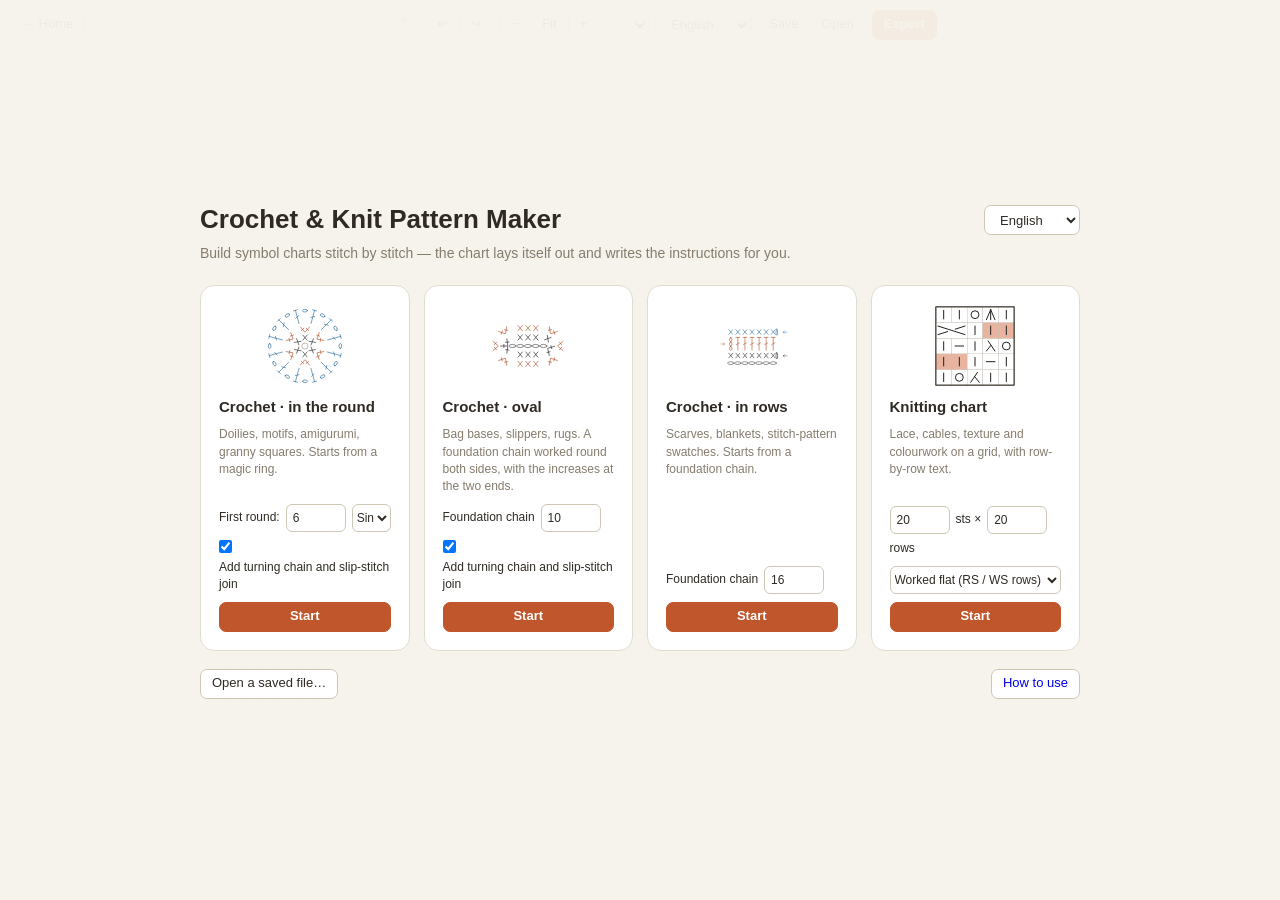
<file: index.html>
<!DOCTYPE html>
<html lang="en">
<head>
  <meta charset="UTF-8" />
  <meta name="viewport" content="width=device-width, initial-scale=1.0" />
  <title>Crochet &amp; Knit Pattern Maker</title>
  <link rel="stylesheet" href="style.css?v=5" />
</head>
<body>

<div id="app">
  <header id="bar">
    <button class="btn" id="btnHome" data-i18n="home" data-i18n-title="homeTip">← Home</button>
    <input id="title" spellcheck="false" data-i18n-title="titleTip" />
    <span id="badge"></span>
    <span class="grow"></span>
    <a class="btn ghost" href="guide.html" target="_blank" rel="noopener" data-i18n-title="guide">?</a>
    <div class="seg">
      <button class="btn" id="btnUndo" data-i18n-title="undoTip">↩</button>
      <button class="btn" id="btnRedo" data-i18n-title="redoTip">↪</button>
    </div>
    <div class="seg">
      <button class="btn" id="btnZoomOut" data-i18n-title="zoomOut">−</button>
      <button class="btn" id="btnFit" data-i18n="fit" data-i18n-title="fitTip">Fit</button>
      <button class="btn" id="btnZoomIn" data-i18n-title="zoomIn">+</button>
    </div>
    <select id="selStyle" class="btn" data-i18n-title="styleTip"></select>
    <select id="selLang" class="btn lang" data-i18n-title="langTip">
      <option value="en">English</option><option value="ja">日本語</option><option value="zh">繁體中文</option>
    </select>
    <div class="seg">
      <button class="btn" id="btnSave" data-i18n="save" data-i18n-title="saveTip">Save</button>
      <button class="btn" id="btnOpen" data-i18n="open" data-i18n-title="openTip">Open</button>
    </div>
    <details id="exportMenu">
      <summary class="btn primary" data-i18n="export">Export</summary>
      <div class="menu">
        <button data-x="print" data-i18n="xPrint"></button>
        <button data-x="png" data-i18n="xPng"></button>
        <button data-x="svg" data-i18n="xSvg"></button>
        <button data-x="txt" data-i18n="xTxt"></button>
      </div>
    </details>
    <input type="file" id="fileOpen" accept=".json,application/json" hidden />
  </header>

  <aside id="palette"></aside>

  <main id="stage">
    <svg id="svg" xmlns="http://www.w3.org/2000/svg"><g id="view"><g id="chart"></g></g></svg>
    <div id="hint"></div>
  </main>

  <aside id="side"></aside>
</div>

<div id="start">
  <div class="start-card">
    <div class="start-top">
      <h1 data-i18n="appTitle">Crochet &amp; Knit Pattern Maker</h1>
      <select id="selLang2" class="btn lang" data-i18n-title="langTip">
        <option value="en">English</option><option value="ja">日本語</option><option value="zh">繁體中文</option>
      </select>
    </div>
    <p class="lead" data-i18n="lead"></p>
    <div class="modes">
      <form data-mode="round">
        <svg viewBox="-40 -40 80 80" id="icoRound"></svg>
        <h2 data-i18n="mRound"></h2>
        <p data-i18n="mRoundP"></p>
        <label><span data-i18n="firstRound"></span> <input type="number" name="n" value="6" min="0" max="60" /> <select name="st" id="selFirst"></select></label>
        <label><input type="checkbox" name="turn" checked /> <span data-i18n="withTurn"></span></label>
        <button class="btn primary" data-i18n="start">Start</button>
      </form>
      <form data-mode="oval">
        <svg viewBox="-40 -40 80 80" id="icoOval"></svg>
        <h2 data-i18n="mOval"></h2>
        <p data-i18n="mOvalP"></p>
        <label><span data-i18n="foundChain"></span> <input type="number" name="n" value="10" min="3" max="200" /></label>
        <label><input type="checkbox" name="turn" checked /> <span data-i18n="withTurn"></span></label>
        <button class="btn primary" data-i18n="start">Start</button>
      </form>
      <form data-mode="rows">
        <svg viewBox="-40 -40 80 80" id="icoRows"></svg>
        <h2 data-i18n="mRows"></h2>
        <p data-i18n="mRowsP"></p>
        <label><span data-i18n="foundChain"></span> <input type="number" name="n" value="16" min="1" max="200" /></label>
        <button class="btn primary" data-i18n="start">Start</button>
      </form>
      <form data-mode="knit">
        <svg viewBox="-40 -40 80 80" id="icoKnit"></svg>
        <h2 data-i18n="mKnit"></h2>
        <p data-i18n="mKnitP"></p>
        <label><input type="number" name="w" value="20" min="1" max="120" /> <span data-i18n="stsX"></span>
          <input type="number" name="h" value="20" min="1" max="200" /> <span data-i18n="rowsUnit"></span></label>
        <label><select name="flat"><option value="1" data-i18n="flat"></option><option value="0" data-i18n="inRound"></option></select></label>
        <button class="btn primary" data-i18n="start">Start</button>
      </form>
    </div>
    <div id="lib"></div>
    <div class="start-foot">
      <button class="btn" id="btnOpen2" data-i18n="openFile"></button>
      <span class="grow"></span>
      <a class="btn" href="guide.html" data-i18n="guide">How to use</a>
    </div>
  </div>
</div>

<div id="printSheet"></div>

<script src="js/i18n.js?v=5"></script>
<script src="js/crochet.js?v=5"></script>
<script src="js/knit.js?v=5"></script>
<script src="js/app.js?v=5"></script>
</body>
</html>
</file>
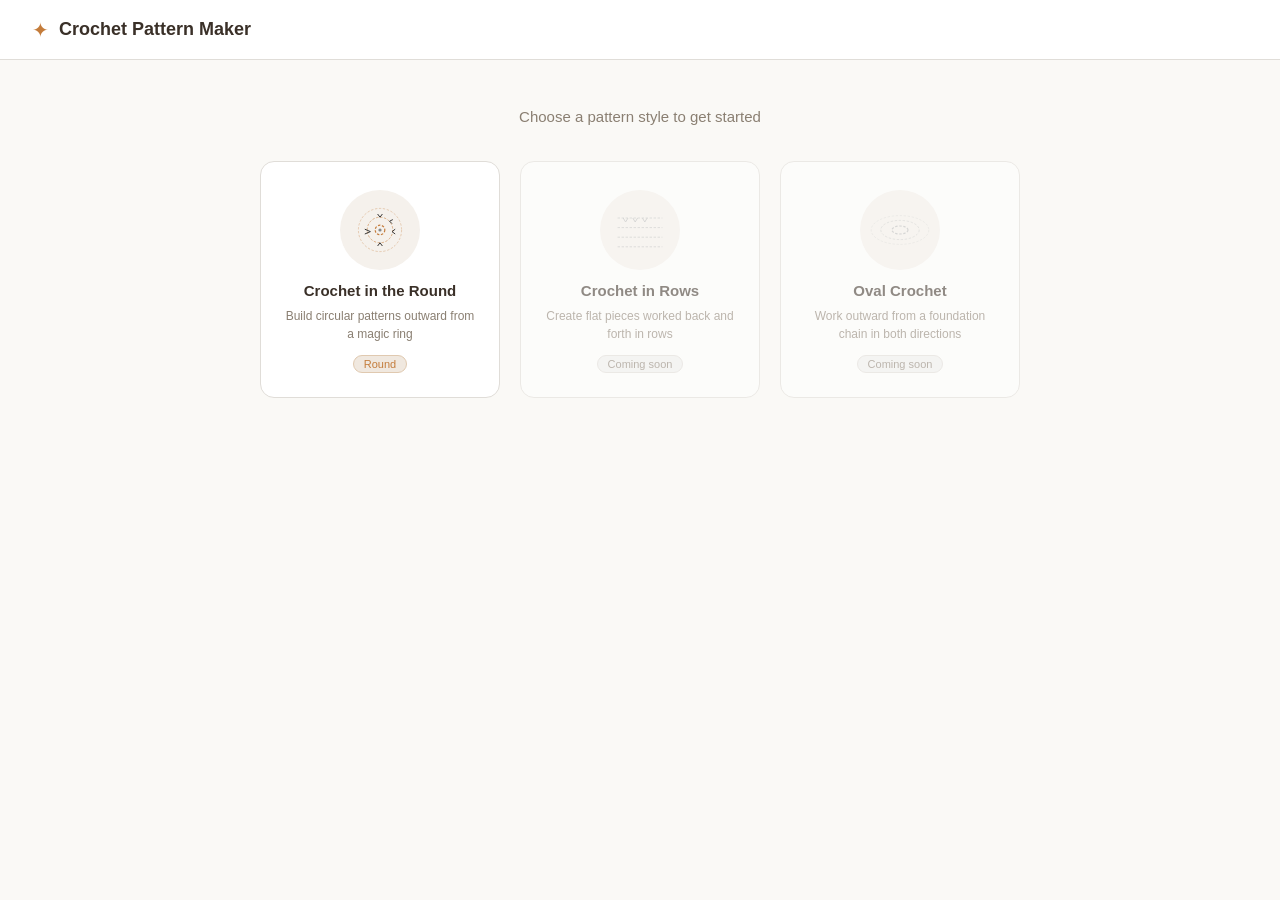
<file: legacy/index.html>
<!DOCTYPE html>
<html lang="en">
<head>
  <meta charset="UTF-8" />
  <meta name="viewport" content="width=device-width, initial-scale=1.0" />
  <title>Crochet Pattern Maker</title>
  <link rel="stylesheet" href="style.css" />
</head>
<body class="home">

<header class="home-header">
  <div class="home-header-inner">
    <span class="logo-mark">✦</span>
    <h1>Crochet Pattern Maker</h1>
  </div>
</header>

<main class="home-main">
  <p class="home-subtitle">Choose a pattern style to get started</p>

  <div class="mode-grid">

    <button class="mode-card" id="cardRound">
      <div class="mode-icon">
        <svg viewBox="0 0 80 80" xmlns="http://www.w3.org/2000/svg">
          <circle cx="40" cy="40" r="6" fill="none" stroke="#c47c3b" stroke-width="1.5" stroke-dasharray="3 2"/>
          <circle cx="40" cy="40" r="16" fill="none" stroke="#c47c3b" stroke-width="1" stroke-dasharray="3 2" opacity=".7"/>
          <circle cx="40" cy="40" r="27" fill="none" stroke="#c47c3b" stroke-width="1" stroke-dasharray="3 2" opacity=".4"/>
          <!-- sc symbols radiating -->
          <line x1="40" y1="24" x2="37" y2="20" stroke="#333" stroke-width="1.2"/>
          <line x1="40" y1="24" x2="43" y2="20" stroke="#333" stroke-width="1.2"/>
          <line x1="52" y1="29" x2="56" y2="27" stroke="#333" stroke-width="1.2"/>
          <line x1="52" y1="29" x2="55" y2="32" stroke="#333" stroke-width="1.2"/>
          <line x1="55" y1="42" x2="59" y2="39" stroke="#333" stroke-width="1.2"/>
          <line x1="55" y1="42" x2="59" y2="45" stroke="#333" stroke-width="1.2"/>
          <line x1="40" y1="56" x2="37" y2="60" stroke="#333" stroke-width="1.2"/>
          <line x1="40" y1="56" x2="43" y2="60" stroke="#333" stroke-width="1.2"/>
          <line x1="28" y1="42" x2="21" y2="39" stroke="#333" stroke-width="1.2"/>
          <line x1="28" y1="42" x2="21" y2="45" stroke="#333" stroke-width="1.2"/>
          <circle cx="40" cy="40" r="2" fill="#888"/>
        </svg>
      </div>
      <h2>Crochet in the Round</h2>
      <p>Build circular patterns outward from a magic ring</p>
      <span class="mode-tag">Round</span>
    </button>

    <button class="mode-card mode-card--soon" disabled>
      <div class="mode-icon">
        <svg viewBox="0 0 80 80" xmlns="http://www.w3.org/2000/svg">
          <line x1="12" y1="25" x2="68" y2="25" stroke="#bbb" stroke-width="1" stroke-dasharray="3 2"/>
          <line x1="12" y1="37" x2="68" y2="37" stroke="#bbb" stroke-width="1" stroke-dasharray="3 2"/>
          <line x1="12" y1="49" x2="68" y2="49" stroke="#bbb" stroke-width="1" stroke-dasharray="3 2"/>
          <line x1="12" y1="61" x2="68" y2="61" stroke="#bbb" stroke-width="1" stroke-dasharray="3 2"/>
          <!-- sc row symbols -->
          <line x1="22" y1="30" x2="19" y2="25" stroke="#bbb" stroke-width="1.2"/>
          <line x1="22" y1="30" x2="25" y2="25" stroke="#bbb" stroke-width="1.2"/>
          <line x1="34" y1="30" x2="31" y2="25" stroke="#bbb" stroke-width="1.2"/>
          <line x1="34" y1="30" x2="37" y2="25" stroke="#bbb" stroke-width="1.2"/>
          <line x1="46" y1="30" x2="43" y2="25" stroke="#bbb" stroke-width="1.2"/>
          <line x1="46" y1="30" x2="49" y2="25" stroke="#bbb" stroke-width="1.2"/>
        </svg>
      </div>
      <h2>Crochet in Rows</h2>
      <p>Create flat pieces worked back and forth in rows</p>
      <span class="mode-tag mode-tag--soon">Coming soon</span>
    </button>

    <button class="mode-card mode-card--soon" disabled>
      <div class="mode-icon">
        <svg viewBox="0 0 80 80" xmlns="http://www.w3.org/2000/svg">
          <ellipse cx="40" cy="40" rx="10" ry="5" fill="none" stroke="#bbb" stroke-width="1.5" stroke-dasharray="3 2"/>
          <ellipse cx="40" cy="40" rx="24" ry="12" fill="none" stroke="#bbb" stroke-width="1" stroke-dasharray="3 2" opacity=".7"/>
          <ellipse cx="40" cy="40" rx="36" ry="18" fill="none" stroke="#bbb" stroke-width="1" stroke-dasharray="3 2" opacity=".4"/>
        </svg>
      </div>
      <h2>Oval Crochet</h2>
      <p>Work outward from a foundation chain in both directions</p>
      <span class="mode-tag mode-tag--soon">Coming soon</span>
    </button>

  </div>
</main>

<!-- Modal for round setup -->
<div class="modal-backdrop" id="modalBackdrop">
  <div class="modal" id="roundModal" role="dialog" aria-modal="true" aria-labelledby="modalTitle">
    <h2 id="modalTitle">Crochet in the Round</h2>
    <p class="modal-desc">How many stitches in your first round?</p>
    <div class="modal-input-row">
      <button class="qty-btn" id="qtyMinus">−</button>
      <input type="number" id="stitchCountInput" value="6" min="3" max="32" />
      <button class="qty-btn" id="qtyPlus">+</button>
    </div>
    <p class="modal-hint">Typical starts: 6 sc for amigurumi, 8 for hats, 12 for flat circles</p>
    <div class="modal-actions">
      <button class="modal-btn modal-btn--cancel" id="modalCancel">Cancel</button>
      <button class="modal-btn modal-btn--start" id="modalStart">Start Pattern →</button>
    </div>
  </div>
</div>

<script>
  const cardRound = document.getElementById('cardRound');
  const backdrop = document.getElementById('modalBackdrop');
  const input = document.getElementById('stitchCountInput');

  cardRound.addEventListener('click', () => {
    backdrop.classList.add('visible');
    input.focus();
    input.select();
  });

  document.getElementById('modalCancel').addEventListener('click', () => {
    backdrop.classList.remove('visible');
  });

  backdrop.addEventListener('click', (e) => {
    if (e.target === backdrop) backdrop.classList.remove('visible');
  });

  document.getElementById('qtyMinus').addEventListener('click', () => {
    input.value = Math.max(3, parseInt(input.value) - 1);
  });

  document.getElementById('qtyPlus').addEventListener('click', () => {
    input.value = Math.min(32, parseInt(input.value) + 1);
  });

  document.getElementById('modalStart').addEventListener('click', startRound);
  input.addEventListener('keydown', (e) => { if (e.key === 'Enter') startRound(); });

  function startRound() {
    const n = Math.max(3, Math.min(32, parseInt(input.value) || 6));
    window.location.href = `pattern.html?mode=round&stitches=${n}`;
  }
</script>

</body>
</html>
</file>
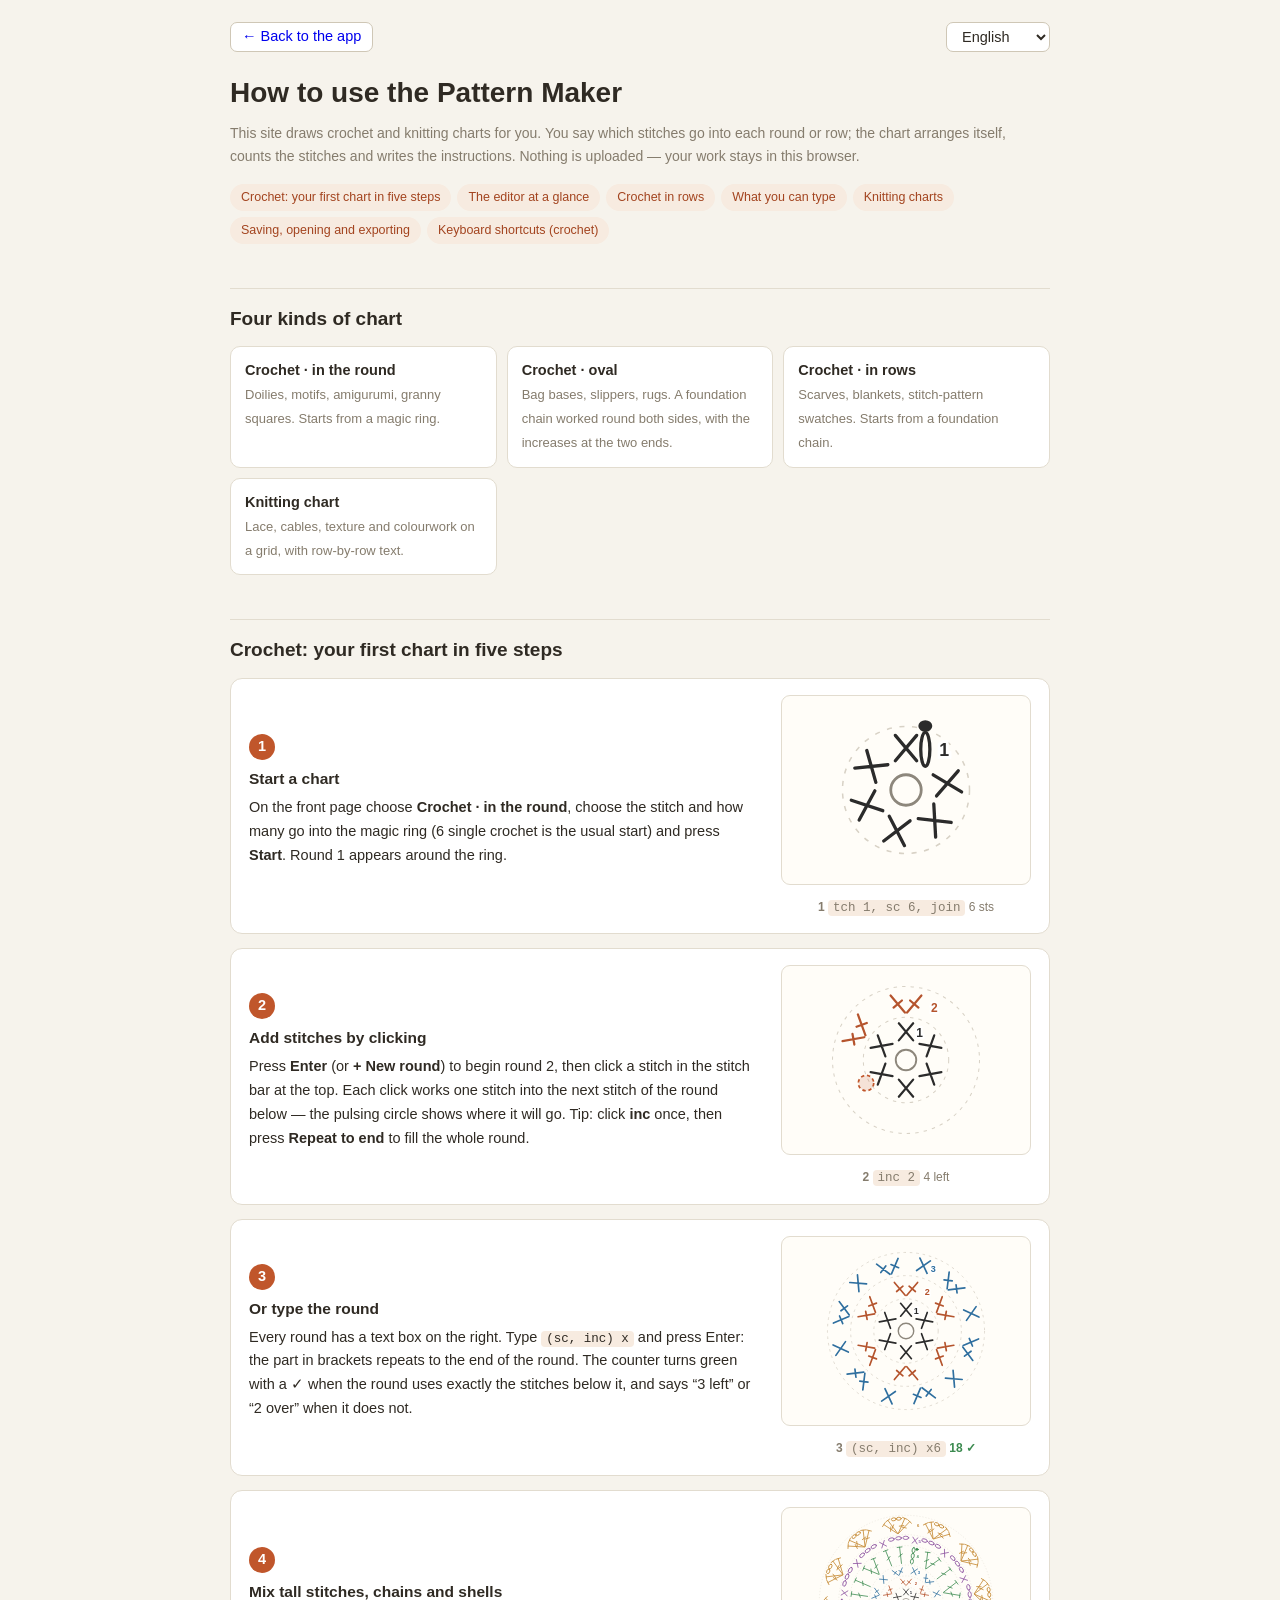
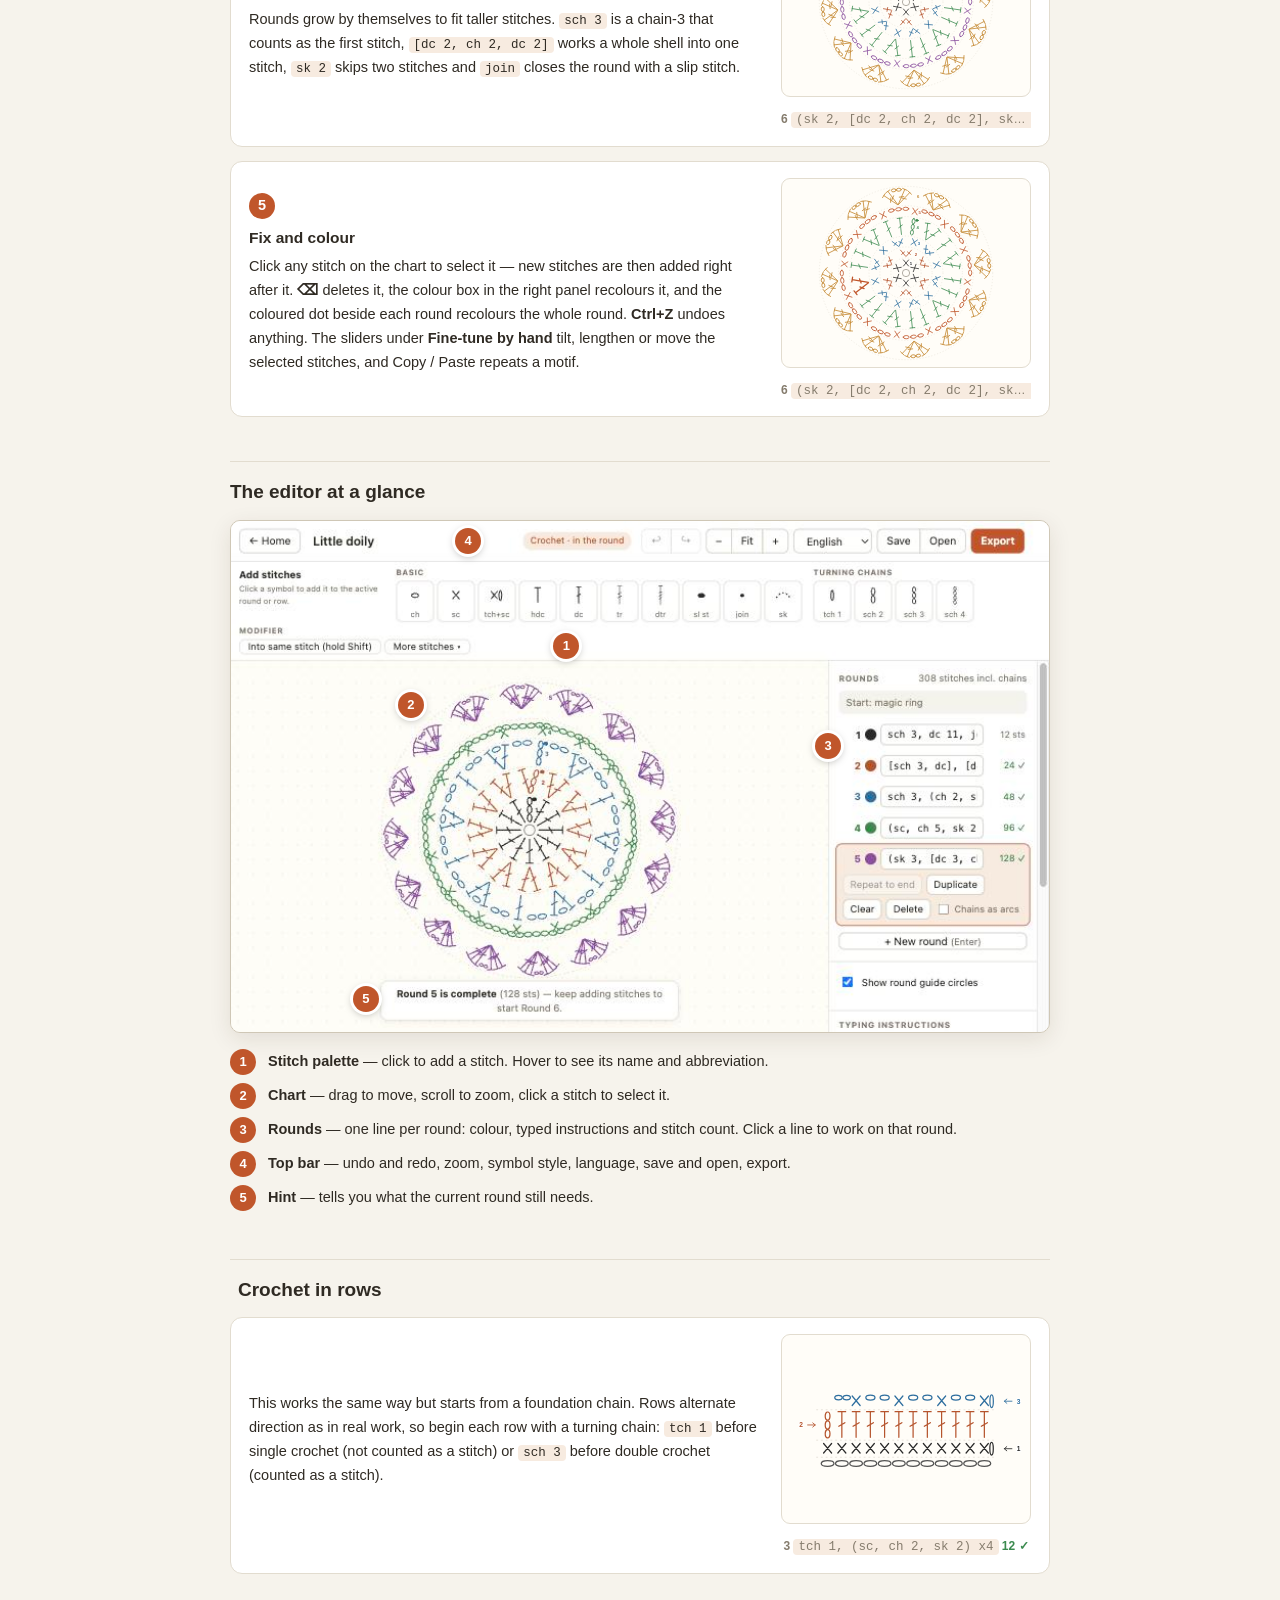
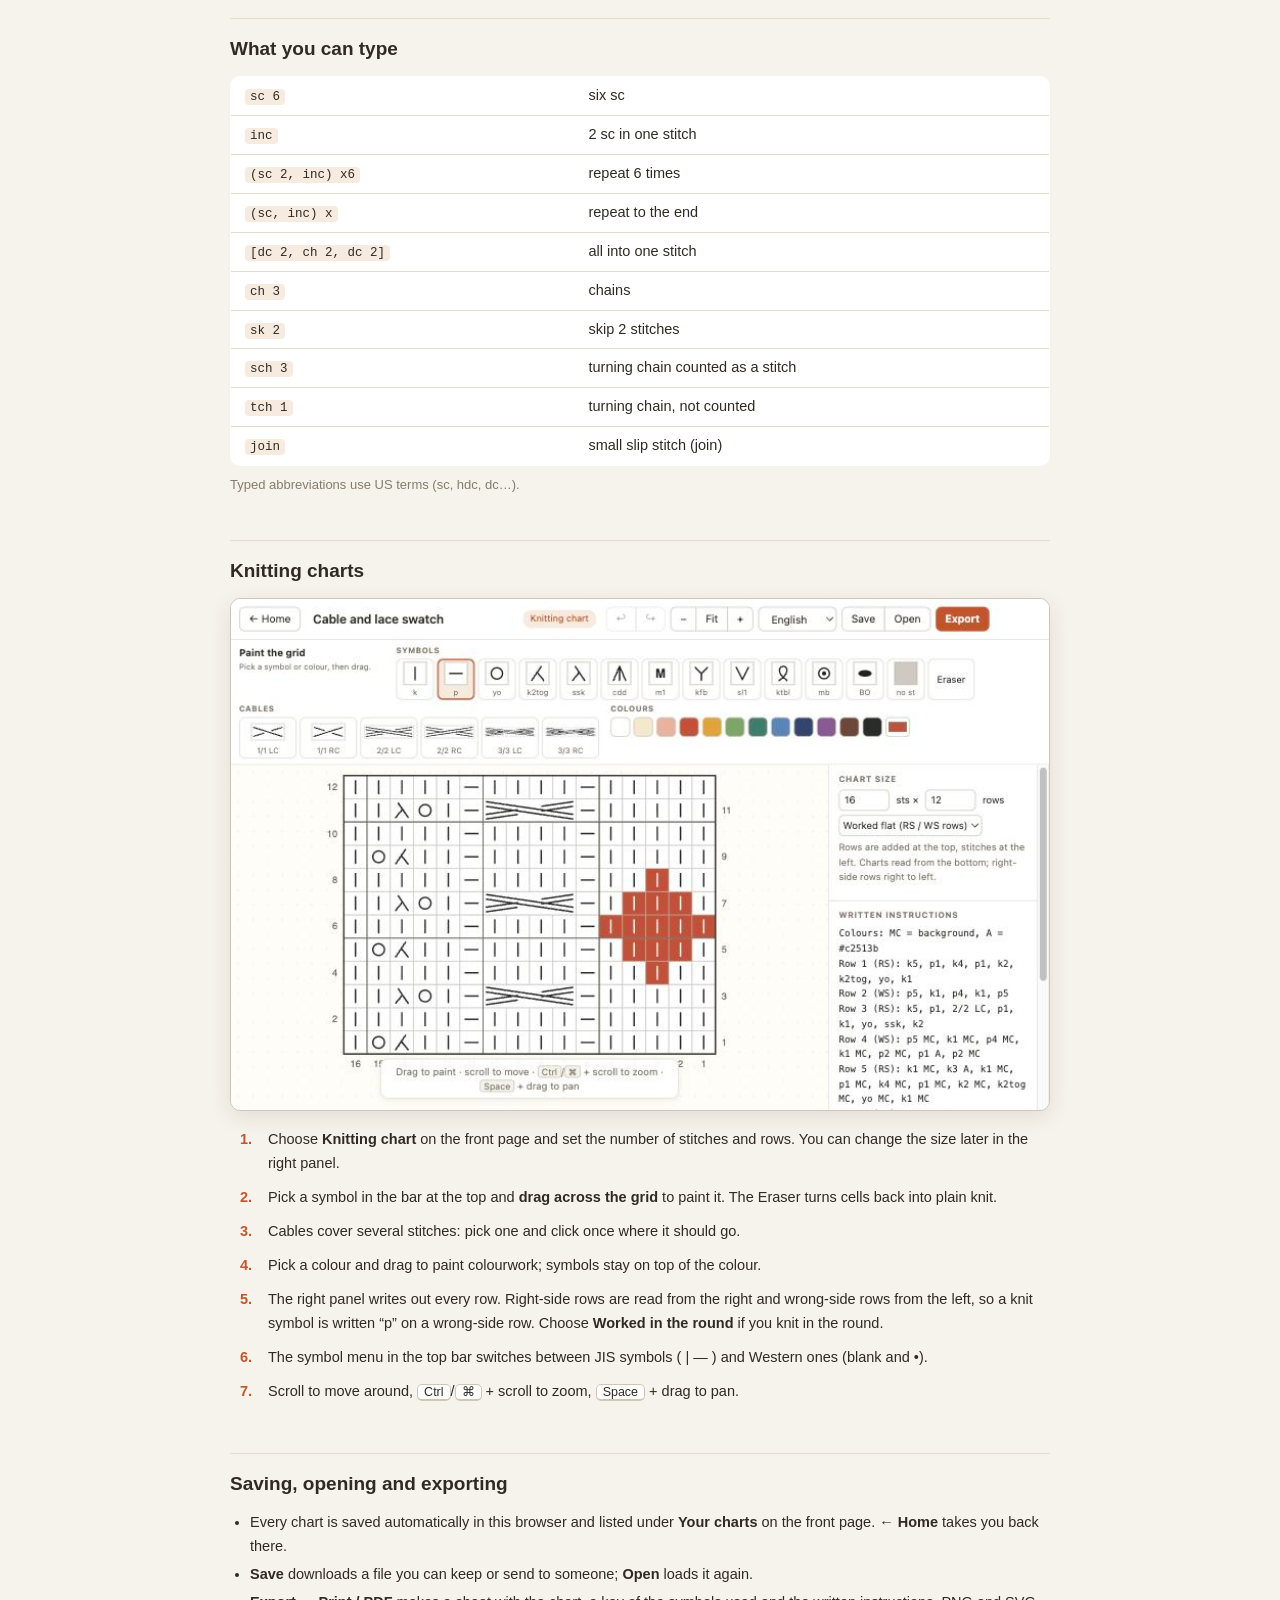
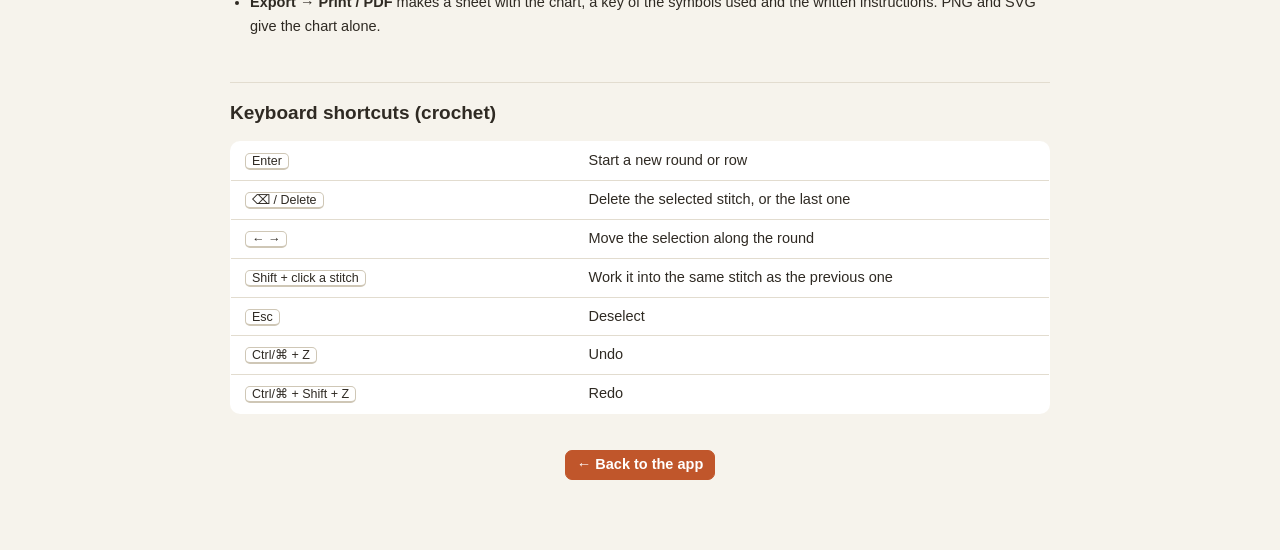
<file: guide.html>
<!DOCTYPE html>
<html lang="en">
<head>
  <meta charset="UTF-8" />
  <meta name="viewport" content="width=device-width, initial-scale=1.0" />
  <title>How to use the Pattern Maker</title>
  <link rel="stylesheet" href="style.css?v=5" />
</head>
<body class="guide">
<main id="guide"></main>
<script src="js/i18n.js?v=5"></script>
<script src="js/crochet.js?v=5"></script>
<script src="js/guide.js?v=5"></script>
</body>
</html>
</file>
<file: style.css>
*, *::before, *::after { box-sizing: border-box; }
:root {
  --bg: #f6f3ec; --paper: #fffdf8; --surface: #ffffff; --line: #e2dccf; --line-2: #cfc7b6;
  --text: #2f2a23; --muted: #857c6d; --accent: #c0562b; --accent-2: #a3441f; --ok: #3b8a4f; --bad: #c0392b;
  --tint: #f7ebe0;
}
html, body { height: 100%; margin: 0; }
body { font: 13px/1.45 -apple-system, BlinkMacSystemFont, 'Segoe UI', 'Hiragino Sans', 'PingFang TC', 'Noto Sans CJK TC', sans-serif; color: var(--text); background: var(--bg); }
button, input, select { font: inherit; color: inherit; }
[hidden] { display: none !important; }

/* ── layout ── */
#app { display: grid; height: 100vh; grid-template: 50px minmax(0, 1fr) / 204px minmax(0, 1fr) 300px; grid-template-areas: 'bar bar bar' 'pal stage side'; }
#bar { grid-area: bar; display: flex; align-items: center; gap: 8px; padding: 0 10px; background: var(--surface); border-bottom: 1px solid var(--line); min-width: 0; }
#palette { grid-area: pal; background: var(--surface); border-right: 1px solid var(--line); overflow-y: auto; padding-bottom: 12px; }
#stage { grid-area: stage; position: relative; overflow: hidden; background: var(--paper);
  background-image: radial-gradient(var(--line) 1px, transparent 1px); background-size: 18px 18px; }
#side { grid-area: side; background: var(--surface); border-left: 1px solid var(--line); overflow-y: auto; display: flex; flex-direction: column; }
#svg { width: 100%; height: 100%; display: block; touch-action: none; cursor: grab; }
#svg.panning { cursor: grabbing; }
#svg.paint { cursor: crosshair; }

/* ── top bar ── */
.grow { flex: 1; }
.btn { height: 30px; padding: 0 11px; border: 1px solid var(--line-2); border-radius: 7px; background: var(--surface); cursor: pointer; white-space: nowrap; }
.btn:hover:not(:disabled) { background: var(--tint); }
.btn:disabled { opacity: .4; cursor: default; }
.btn.primary { background: var(--accent); border-color: var(--accent); color: #fff; font-weight: 600; }
.btn.primary:hover { background: var(--accent-2); }
.btn.ghost { border-color: transparent; color: var(--muted); }
.btn.small { height: 25px; padding: 0 8px; font-size: 12px; }
.seg { display: flex; }
.seg .btn { border-radius: 0; margin-left: -1px; }
.seg .btn:first-child { border-radius: 7px 0 0 7px; margin-left: 0; }
.seg .btn:last-child { border-radius: 0 7px 7px 0; }
#title { flex: 0 1 240px; min-width: 130px; height: 30px; border: 1px solid transparent; border-radius: 7px; padding: 0 8px; font-size: 15px; font-weight: 600; background: transparent; }
#title:hover, #title:focus { border-color: var(--line-2); background: var(--surface); outline: none; }
#badge { font-size: 11px; color: var(--accent); background: var(--tint); border-radius: 10px; padding: 3px 9px; white-space: nowrap; }
#exportMenu { position: relative; }
#exportMenu summary { list-style: none; display: flex; align-items: center; }
#exportMenu summary::-webkit-details-marker { display: none; }
.menu { position: absolute; right: 0; top: 36px; z-index: 30; width: 290px; background: var(--surface); border: 1px solid var(--line-2); border-radius: 9px; box-shadow: 0 8px 28px rgba(60, 40, 20, .16); padding: 5px; }
.menu button { display: block; width: 100%; text-align: left; border: 0; background: none; padding: 8px 10px; border-radius: 6px; cursor: pointer; }
.menu button:hover { background: var(--tint); }

/* ── palette ── */
.pal-head { font-size: 10px; font-weight: 700; letter-spacing: .08em; text-transform: uppercase; color: var(--muted); padding: 12px 12px 5px; }
.pal-grid { display: grid; grid-template-columns: repeat(3, 1fr); gap: 5px; padding: 0 9px; }
.pal { display: flex; flex-direction: column; align-items: center; gap: 1px; padding: 4px 2px 3px; border: 1px solid var(--line); border-radius: 8px; background: var(--surface); cursor: pointer; min-width: 0; }
.pal:hover { border-color: var(--accent); background: var(--tint); }
.pal.on { border-color: var(--accent); box-shadow: inset 0 0 0 1px var(--accent); background: var(--tint); }
.pal svg { width: 34px; height: 34px; }
.pal-grid.two { grid-template-columns: repeat(2, 1fr); }
.pal-grid.two .pal svg { width: 100%; height: 22px; }
.pal span { font-size: 10px; color: var(--muted); white-space: nowrap; overflow: hidden; text-overflow: ellipsis; max-width: 100%; }
.pal.wide { grid-column: span 3; flex-direction: row; justify-content: center; gap: 8px; padding: 6px; }
.pal.wide span { font-size: 12px; color: var(--text); }
#palInfo { position: sticky; top: 0; z-index: 2; background: var(--surface); border-bottom: 1px solid var(--line); padding: 8px 12px; min-height: 50px; font-size: 12px; }
#palInfo b { display: block; }
#palInfo small { color: var(--muted); }
.swatches { display: grid; grid-template-columns: repeat(6, 1fr); gap: 5px; padding: 0 9px; }
.sw { aspect-ratio: 1; border: 1px solid var(--line-2); border-radius: 6px; cursor: pointer; padding: 0; }
.sw.on { outline: 2px solid var(--accent); outline-offset: 1px; }
.pal-row { display: flex; align-items: center; gap: 8px; padding: 8px 12px 0; font-size: 12px; color: var(--muted); }
input[type=color] { width: 30px; height: 24px; padding: 1px; border: 1px solid var(--line-2); border-radius: 5px; background: none; cursor: pointer; }

/* ── side panel ── */
.side-head { display: flex; align-items: center; justify-content: space-between; padding: 12px 12px 6px; }
.side-head h2 { margin: 0; font-size: 10px; font-weight: 700; letter-spacing: .08em; text-transform: uppercase; color: var(--muted); }
.found { margin: 0 12px 6px; padding: 6px 9px; border-radius: 7px; background: var(--bg); font-size: 12px; color: var(--muted); display: flex; align-items: center; gap: 6px; }
.found input { width: 58px; height: 24px; border: 1px solid var(--line-2); border-radius: 5px; padding: 0 5px; }
#rows { padding: 0 8px; }
.row { border: 1px solid transparent; border-radius: 8px; padding: 5px 5px 5px 4px; }
.row.act { border-color: var(--accent); background: var(--tint); }
.row-main { display: flex; align-items: center; gap: 5px; }
.row .num { width: 26px; text-align: right; font-weight: 700; font-size: 12px; cursor: pointer; flex: none; }
.row .dot { width: 14px; height: 14px; border-radius: 50%; border: 0; padding: 0; flex: none; overflow: hidden; position: relative; }
.row .dot input { position: absolute; inset: -6px; width: 30px; height: 30px; border: 0; opacity: 0; }
.row .txt { flex: 1; min-width: 0; height: 26px; border: 1px solid var(--line-2); border-radius: 6px; padding: 0 7px; font-family: ui-monospace, 'SF Mono', Menlo, monospace; font-size: 12px; background: var(--surface); }
.row .txt:focus { outline: 2px solid var(--accent); outline-offset: -1px; }
.row .cnt { flex: none; min-width: 46px; text-align: right; font-size: 11px; color: var(--muted); white-space: nowrap; }
.row .cnt.ok { color: var(--ok); } .row .cnt.bad { color: var(--bad); font-weight: 600; }
.row-tools { display: flex; gap: 5px; padding: 6px 0 2px 31px; flex-wrap: wrap; }
.row-err { padding: 3px 0 0 31px; color: var(--bad); font-size: 11px; }
#addRow { margin: 8px 12px 4px; }
.panel { border-top: 1px solid var(--line); margin-top: 10px; padding: 10px 12px; font-size: 12px; }
.panel h3 { margin: 0 0 6px; font-size: 10px; font-weight: 700; letter-spacing: .08em; text-transform: uppercase; color: var(--muted); }
.panel .line { display: flex; align-items: center; gap: 8px; margin: 5px 0; }
.panel input[type=number] { width: 62px; height: 26px; border: 1px solid var(--line-2); border-radius: 6px; padding: 0 6px; }
.panel select { height: 26px; border: 1px solid var(--line-2); border-radius: 6px; background: var(--surface); }
.help { color: var(--muted); font-size: 11.5px; line-height: 1.55; }
.help code { background: var(--bg); border-radius: 4px; padding: 1px 4px; font-size: 11px; color: var(--text); }
.written { font-family: ui-monospace, 'SF Mono', Menlo, monospace; font-size: 11.5px; line-height: 1.6; white-space: pre-wrap; word-break: break-word; margin: 0; }

/* ── chart ── */
.st { cursor: pointer; }
.st.sel > path:not(.hit), .st.sel > ellipse { stroke: var(--accent); stroke-width: 2.1; }
.st.sel > .f { fill: var(--accent); }
.st:hover > path:not(.hit), .st:hover > ellipse { stroke-width: 2; }
.next { fill: rgba(192, 86, 43, .16); stroke: var(--accent); stroke-width: 1; stroke-dasharray: 2 1.6; pointer-events: none; animation: pulse 1.4s ease-in-out infinite; }
@keyframes pulse { 50% { fill: rgba(192, 86, 43, .4); } }
#hint { position: absolute; left: 50%; bottom: 14px; transform: translateX(-50%); max-width: calc(100% - 28px); background: rgba(255, 255, 255, .94); border: 1px solid var(--line); border-radius: 9px; padding: 6px 13px; font-size: 12px; color: var(--muted); box-shadow: 0 2px 8px rgba(60, 40, 20, .07); pointer-events: none; text-align: center; }
#hint b { color: var(--text); } #hint kbd { background: var(--bg); border: 1px solid var(--line-2); border-radius: 4px; padding: 0 4px; font: inherit; font-size: 11px; }

/* ── start screen ── */
#start { position: fixed; inset: 0; z-index: 50; background: rgba(246, 243, 236, .96); display: flex; align-items: center; justify-content: center; padding: 20px; overflow: auto; }
.start-card { width: min(880px, 100%); }
.start-top { display: flex; align-items: center; justify-content: space-between; gap: 12px; flex-wrap: wrap; margin-bottom: 4px; }
.start-card h1 { margin: 0; font-size: 26px; }
.lead { margin: 0 0 22px; color: var(--muted); font-size: 14px; }
.modes { display: grid; grid-template-columns: repeat(auto-fit, minmax(230px, 1fr)); gap: 14px; }
.modes form { background: var(--surface); border: 1.5px solid var(--line); border-radius: 14px; padding: 18px; display: flex; flex-direction: column; gap: 8px; }
.modes form:hover { border-color: var(--accent); }
.modes svg { width: 84px; height: 84px; align-self: center; }
.modes h2 { margin: 0; font-size: 15px; }
.modes p { margin: 0; color: var(--muted); font-size: 12px; flex: 1; }
.modes label { font-size: 12px; display: flex; align-items: center; gap: 6px; flex-wrap: wrap; }
.modes input[type=number] { width: 60px; height: 28px; border: 1px solid var(--line-2); border-radius: 6px; padding: 0 6px; }
.modes select { height: 28px; border: 1px solid var(--line-2); border-radius: 6px; background: var(--surface); width: 100%; }
.start-foot { display: flex; gap: 10px; margin-top: 18px; flex-wrap: wrap; }

/* ── print sheet ── */
#printSheet { display: none; }
@media print {
  #app, #start { display: none !important; }
  body { background: #fff; }
  #printSheet { display: block; padding: 0; color: #000; font-size: 11pt; }
  #printSheet h1 { font-size: 20pt; margin: 0 0 2pt; }
  #printSheet .sub { color: #555; margin: 0 0 10pt; }
  #printSheet .chart svg { display: block; width: 100%; max-height: 150mm; }
  #printSheet h2 { font-size: 12pt; margin: 14pt 0 5pt; border-bottom: 1px solid #999; padding-bottom: 2pt; }
  #printSheet .key { display: grid; grid-template-columns: repeat(3, 1fr); gap: 3pt 12pt; }
  #printSheet .key div { display: flex; align-items: center; gap: 6pt; break-inside: avoid; font-size: 9.5pt; }
  #printSheet .key svg { width: 26pt; height: 26pt; flex: none; }
  #printSheet pre { font: 9.5pt/1.55 ui-monospace, Menlo, monospace; white-space: pre-wrap; margin: 0; }
}

@media (max-width: 900px) {
  #app { grid-template-columns: 150px minmax(0, 1fr) 240px; }
  .pal-grid { grid-template-columns: repeat(2, 1fr); } .pal.wide { grid-column: span 2; }
  #badge { display: none; }
}

/* ── links styled as buttons ── */
a.btn { display: inline-flex; align-items: center; text-decoration: none; }
.start-foot { align-items: center; }

/* ── guide page ── */
body.guide { height: auto; }
#guide { max-width: 860px; margin: 0 auto; padding: 22px 20px 60px; font-size: 14.5px; line-height: 1.65; }
#guide h1 { font-size: 28px; margin: 18px 0 6px; }
#guide h2 { font-size: 19px; margin: 44px 0 12px; padding-top: 14px; border-top: 1px solid var(--line); scroll-margin-top: 10px; }
#guide h3 { font-size: 15.5px; margin: 0 0 4px; }
#guide p { margin: 0 0 10px; }
#guide code { background: var(--tint); border-radius: 4px; padding: 1px 5px; font: 12.5px ui-monospace, 'SF Mono', Menlo, monospace; white-space: nowrap; }
#guide kbd { background: var(--surface); border: 1px solid var(--line-2); border-bottom-width: 2px; border-radius: 5px; padding: 0 6px; font: inherit; font-size: 12.5px; white-space: nowrap; }
.g-top { display: flex; justify-content: space-between; gap: 10px; }
.g-nav { display: flex; flex-wrap: wrap; gap: 6px; margin: 16px 0 0; }
.g-nav a { font-size: 12.5px; color: var(--accent-2); background: var(--tint); border-radius: 14px; padding: 3px 11px; text-decoration: none; }
.g-nav a:hover { background: var(--accent); color: #fff; }
.g-modes { display: grid; grid-template-columns: repeat(auto-fit, minmax(210px, 1fr)); gap: 10px; }
.g-modes div { background: var(--surface); border: 1px solid var(--line); border-radius: 10px; padding: 12px 14px; }
.g-modes b { display: block; } .g-modes span { color: var(--muted); font-size: 13px; }
.step { display: grid; grid-template-columns: minmax(0, 1fr) 250px; gap: 22px; align-items: center; margin: 0 0 14px; background: var(--surface); border: 1px solid var(--line); border-radius: 12px; padding: 16px 18px; }
.step .n { display: inline-flex; width: 26px; height: 26px; border-radius: 50%; background: var(--accent); color: #fff; font-weight: 700; align-items: center; justify-content: center; margin-bottom: 6px; }
.step p:last-child { margin: 0; }
.art { margin: 0; text-align: center; }
.art svg { width: 100%; height: 190px; background: var(--paper); border: 1px solid var(--line); border-radius: 9px; }
.art figcaption { margin-top: 5px; font-size: 12px; color: var(--muted); overflow: hidden; text-overflow: ellipsis; white-space: nowrap; }
.art .ok { color: var(--ok); font-weight: 600; }
.shot { margin: 0 0 12px; }
.shot-box { position: relative; border: 1px solid var(--line-2); border-radius: 10px; overflow: hidden; box-shadow: 0 6px 22px rgba(60, 40, 20, .1); }
.shot img { display: block; width: 100%; height: auto; }
.spot, .tour:not(.plain) li::before { display: inline-flex; align-items: center; justify-content: center; width: 26px; height: 26px; border-radius: 50%; background: var(--accent); color: #fff; font-weight: 700; font-size: 13px; }
.spot { position: absolute; transform: translate(-50%, -50%); box-shadow: 0 0 0 3px #fff, 0 2px 8px rgba(0, 0, 0, .35); }
.tour { padding: 0; margin: 0; list-style: none; counter-reset: t; }
.tour li { counter-increment: t; position: relative; padding: 5px 0 5px 38px; }
.tour:not(.plain) li::before { content: counter(t); position: absolute; left: 0; top: 4px; }
.tour.plain li::before { content: counter(t) '.'; position: absolute; left: 10px; top: 5px; color: var(--accent); font-weight: 700; }
.g-list { padding-left: 20px; margin: 0; } .g-list li { margin: 4px 0; }
.g-table { border-collapse: collapse; width: 100%; background: var(--surface); border: 1px solid var(--line); border-radius: 10px; overflow: hidden; }
.g-table td { padding: 7px 14px; border-top: 1px solid var(--line); vertical-align: top; }
.g-table tr:first-child td { border-top: 0; } .g-table td:first-child { width: 42%; }
.note { color: var(--muted); font-size: 13px; margin-top: 8px !important; }
.g-foot { margin-top: 36px !important; text-align: center; }
@media (max-width: 640px) { .step { grid-template-columns: 1fr; } }

/* ══ v2 layout: stitch bar across the top, chart library, fine-tune sliders ══ */
#app { grid-template: 50px auto minmax(0, 1fr) / minmax(0, 1fr) 310px; grid-template-areas: 'bar bar' 'pal pal' 'stage side'; }
#palette { border-right: 0; border-bottom: 1px solid var(--line); display: flex; flex-wrap: wrap; align-items: flex-start; gap: 4px 14px; padding: 6px 10px 7px; overflow: visible; max-height: 42vh; overflow-y: auto; }
#palInfo { position: static; flex: 0 0 178px; border: 0; padding: 2px 0 0; min-height: 0; font-size: 11.5px; line-height: 1.35; }
#palInfo b { font-size: 12px; }
.pg-h { font-size: 9.5px; font-weight: 700; letter-spacing: .07em; text-transform: uppercase; color: var(--muted); margin-bottom: 3px; }
.pg-b { display: flex; flex-wrap: wrap; gap: 4px; align-items: stretch; }
.pal { width: 46px; padding: 2px 1px 2px; border-radius: 7px; }
.pal svg { width: 30px; height: 30px; }
.pal span { font-size: 9.5px; }
.pal.cable { width: 70px; } .pal.cable svg { width: 62px; height: 22px; margin: 4px 0; }
.pal.text { width: auto; padding: 0 10px; justify-content: center; } .pal.text span { font-size: 11.5px; color: var(--text); }
.pg .sw { width: 24px; height: 24px; aspect-ratio: auto; align-self: center; }
.pg #customColor { align-self: center; }
.row-tools { padding-left: 4px; align-items: center; }
.chk { display: inline-flex; align-items: center; gap: 4px; font-size: 11.5px; color: var(--muted); }
.panel h3.sub { display: flex; align-items: center; justify-content: space-between; margin: 12px 0 4px; }
.adj span { flex: 0 0 62px; color: var(--muted); } .adj input { flex: 1; min-width: 0; accent-color: var(--accent); } .adj output { flex: 0 0 38px; text-align: right; font-variant-numeric: tabular-nums; }
.panel .line .help { overflow: hidden; text-overflow: ellipsis; white-space: nowrap; font-family: ui-monospace, Menlo, monospace; }
#start { align-items: flex-start; }
.start-card { margin: auto; }
.modes { grid-template-columns: repeat(auto-fit, minmax(200px, 1fr)); }
.modes label input[type=checkbox] { margin: 0; }
.modes select[name=st] { width: auto; flex: 1; min-width: 0; }
#lib h2 { font-size: 13px; margin: 22px 0 8px; }
.lib-list { display: grid; grid-template-columns: repeat(auto-fill, minmax(250px, 1fr)); gap: 8px; }
.lib-item { display: grid; grid-template-columns: 1fr auto; gap: 0 8px; align-items: center; background: var(--surface); border: 1px solid var(--line); border-radius: 10px; padding: 9px 12px; cursor: pointer; }
.lib-item:hover { border-color: var(--accent); }
.lib-item b { overflow: hidden; text-overflow: ellipsis; white-space: nowrap; }
.lib-item span { grid-column: 1; font-size: 11.5px; color: var(--muted); }
.lib-item button { grid-column: 2; grid-row: 1 / span 2; }
@media (max-width: 900px) { #app { grid-template-columns: minmax(0, 1fr) 250px; } #palInfo { display: none; } }
#title { flex: 1 1 110px; min-width: 60px; max-width: 260px; }
#bar .grow { flex: 0 1 0; }
#bar { gap: 6px; }
@media (max-width: 1000px) { #bar a.btn.ghost, #selStyle { display: none; } #app { grid-template-columns: minmax(0, 1fr) 270px; } }
</file>
<file: legacy/style.css>
*, *::before, *::after { box-sizing: border-box; margin: 0; padding: 0; }

:root {
  --bg: #faf9f6;
  --surface: #ffffff;
  --border: #e0ddd8;
  --text: #3a3028;
  --text-muted: #8a7f72;
  --accent: #c47c3b;
  --accent-hover: #a8672e;
  --sidebar-w: 200px;
  --toolbar-h: 52px;
}

body {
  font-family: -apple-system, BlinkMacSystemFont, 'Segoe UI', sans-serif;
  background: var(--bg);
  color: var(--text);
}

/* ══════════════════════════════════════════════
   HOME PAGE
══════════════════════════════════════════════ */
body.home {
  min-height: 100vh;
  display: flex;
  flex-direction: column;
}

.home-header {
  background: var(--surface);
  border-bottom: 1px solid var(--border);
  padding: 0 32px;
  height: 60px;
  display: flex;
  align-items: center;
}
.home-header-inner {
  display: flex;
  align-items: center;
  gap: 10px;
}
.logo-mark { font-size: 20px; color: var(--accent); }
.home-header h1 { font-size: 18px; font-weight: 600; }

.home-main {
  flex: 1;
  display: flex;
  flex-direction: column;
  align-items: center;
  padding: 48px 24px;
}

.home-subtitle {
  font-size: 15px;
  color: var(--text-muted);
  margin-bottom: 36px;
}

.mode-grid {
  display: grid;
  grid-template-columns: repeat(auto-fit, minmax(220px, 1fr));
  gap: 20px;
  width: 100%;
  max-width: 760px;
}

.mode-card {
  background: var(--surface);
  border: 1.5px solid var(--border);
  border-radius: 14px;
  padding: 28px 24px 24px;
  text-align: center;
  cursor: pointer;
  transition: border-color 0.18s, box-shadow 0.18s, transform 0.12s;
  display: flex;
  flex-direction: column;
  align-items: center;
  gap: 8px;
  font: inherit;
  color: var(--text);
}
.mode-card:hover {
  border-color: var(--accent);
  box-shadow: 0 4px 16px rgba(196,124,59,0.12);
  transform: translateY(-2px);
}
.mode-card--soon { cursor: not-allowed; opacity: 0.55; }
.mode-card--soon:hover { transform: none; border-color: var(--border); box-shadow: none; }

.mode-icon {
  width: 80px; height: 80px;
  background: #f5f1ec;
  border-radius: 50%;
  display: flex;
  align-items: center;
  justify-content: center;
  margin-bottom: 4px;
}
.mode-icon svg { width: 64px; height: 64px; }

.mode-card h2 { font-size: 15px; font-weight: 600; }
.mode-card p { font-size: 12px; color: var(--text-muted); line-height: 1.5; }

.mode-tag {
  display: inline-block;
  margin-top: 4px;
  font-size: 11px;
  background: #f0e8df;
  color: var(--accent);
  border: 1px solid #e0c9b0;
  border-radius: 10px;
  padding: 2px 10px;
  font-weight: 500;
}
.mode-tag--soon {
  background: #f0f0f0;
  color: var(--text-muted);
  border-color: var(--border);
}

/* ── Modal ── */
.modal-backdrop {
  position: fixed; inset: 0;
  background: rgba(0,0,0,0.35);
  display: flex; align-items: center; justify-content: center;
  opacity: 0; pointer-events: none;
  transition: opacity 0.2s;
  z-index: 100;
}
.modal-backdrop.visible { opacity: 1; pointer-events: all; }

.modal {
  background: var(--surface);
  border-radius: 16px;
  padding: 32px;
  width: 340px;
  box-shadow: 0 16px 48px rgba(0,0,0,0.18);
  display: flex;
  flex-direction: column;
  gap: 12px;
  transform: scale(0.96);
  transition: transform 0.2s;
}
.modal-backdrop.visible .modal { transform: scale(1); }

.modal h2 { font-size: 17px; font-weight: 600; }
.modal-desc { font-size: 13px; color: var(--text-muted); }
.modal-hint { font-size: 11px; color: var(--text-muted); line-height: 1.5; }

.modal-input-row {
  display: flex; align-items: center; gap: 10px;
  margin: 4px 0;
}
.modal-input-row input[type="number"] {
  flex: 1; text-align: center;
  font-size: 22px; font-weight: 600;
  border: 1.5px solid var(--border); border-radius: 8px;
  padding: 8px; outline: none; color: var(--text);
  background: var(--bg);
  font-family: inherit;
}
.modal-input-row input[type="number"]:focus { border-color: var(--accent); }
.modal-input-row input::-webkit-inner-spin-button { -webkit-appearance: none; }

.qty-btn {
  width: 36px; height: 36px;
  border-radius: 50%; border: 1.5px solid var(--border);
  background: var(--surface); font-size: 20px; line-height: 1;
  cursor: pointer; color: var(--text);
  display: flex; align-items: center; justify-content: center;
  transition: background 0.12s;
}
.qty-btn:hover { background: #f5f1ec; border-color: var(--accent); }

.modal-actions { display: flex; gap: 10px; margin-top: 4px; }
.modal-btn {
  flex: 1; padding: 10px; border-radius: 8px;
  font-size: 13px; font-weight: 500; cursor: pointer;
  border: 1.5px solid var(--border); background: var(--surface); color: var(--text);
  font-family: inherit; transition: background 0.12s;
}
.modal-btn:hover { background: #f5f1ec; }
.modal-btn--start {
  background: var(--accent); color: white; border-color: var(--accent);
}
.modal-btn--start:hover { background: var(--accent-hover); }
.modal-btn--cancel { color: var(--text-muted); }


/* ══════════════════════════════════════════════
   PATTERN PAGE
══════════════════════════════════════════════ */
body:not(.home) {
  height: 100vh;
  display: flex;
  flex-direction: column;
  overflow: hidden;
}

/* ── Toolbar ── */
#toolbar {
  height: var(--toolbar-h);
  background: var(--surface);
  border-bottom: 1px solid var(--border);
  display: flex;
  align-items: center;
  padding: 0 12px;
  gap: 8px;
  flex-shrink: 0;
}

.toolbar-back {
  font-size: 12px;
  color: var(--text-muted);
  text-decoration: none;
  padding: 4px 8px;
  border-radius: 6px;
  transition: background 0.12s;
  white-space: nowrap;
}
.toolbar-back:hover { background: #f5f1ec; color: var(--text); }

#toolbar h1 {
  font-size: 15px;
  font-weight: 600;
  margin-right: auto;
  white-space: nowrap;
}

.mode-badge {
  font-size: 11px;
  background: #f0e8df;
  color: var(--accent);
  border: 1px solid #e0c9b0;
  border-radius: 10px;
  padding: 3px 9px;
  font-weight: 500;
  white-space: nowrap;
}

.toolbar-group {
  display: flex;
  gap: 2px;
  border: 1px solid var(--border);
  border-radius: 7px;
  overflow: hidden;
  flex-shrink: 0;
}
.toolbar-group .toolbar-btn {
  border: none;
  border-radius: 0;
  border-right: 1px solid var(--border);
}
.toolbar-group .toolbar-btn:last-child { border-right: none; }

.toolbar-btn {
  font-size: 12px;
  padding: 5px 11px;
  border-radius: 6px;
  border: 1px solid var(--border);
  background: var(--surface);
  color: var(--text);
  cursor: pointer;
  transition: background 0.12s;
  white-space: nowrap;
  font-family: inherit;
}
.toolbar-btn:hover:not(:disabled) { background: #f5f1ec; }
.toolbar-btn:disabled { opacity: 0.4; cursor: default; }
.toolbar-btn.danger { color: #c0392b; }
.toolbar-btn.danger:hover { background: #fdf0ef; }
.toolbar-btn.primary { background: var(--accent); color: white; border-color: var(--accent); }
.toolbar-btn.primary:hover { background: var(--accent-hover); }

.export-group { display: flex; gap: 6px; flex-shrink: 0; }

/* ── Layout ── */
#layout { display: flex; flex: 1; overflow: hidden; }

/* ── Sidebar ── */
#sidebar {
  width: var(--sidebar-w);
  background: var(--surface);
  border-right: 1px solid var(--border);
  display: flex;
  flex-direction: column;
  overflow-y: auto;
  flex-shrink: 0;
}

#sidebar h2 {
  font-size: 10px;
  font-weight: 600;
  text-transform: uppercase;
  letter-spacing: 0.08em;
  color: var(--text-muted);
  padding: 12px 14px 6px;
}

.palette-item {
  display: flex;
  align-items: center;
  gap: 10px;
  padding: 7px 14px;
  cursor: grab;
  border-bottom: 1px solid var(--border);
  user-select: none;
  transition: background 0.12s;
}
.palette-item:hover { background: #f5f1ec; }
.palette-item:active { cursor: grabbing; }
.palette-item svg { width: 30px; height: 30px; flex-shrink: 0; overflow: visible; }
.palette-label .name { font-size: 12px; font-weight: 500; }
.palette-label .abbr { font-size: 10px; color: var(--text-muted); }

/* ── Rounds section ── */
#rounds-section { border-top: 1px solid var(--border); margin-top: 4px; }
.rounds-heading { padding-top: 12px !important; }
.rounds-empty { font-size: 11px; color: var(--text-muted); padding: 6px 14px 10px; }

.round-row {
  display: flex;
  align-items: center;
  justify-content: space-between;
  padding: 6px 14px;
  border-bottom: 1px solid var(--border);
  gap: 8px;
}
.round-label {
  font-size: 12px;
  color: var(--text);
  display: flex;
  align-items: center;
  gap: 4px;
}
.round-count { font-size: 10px; color: var(--text-muted); }
.round-color-input {
  width: 28px; height: 22px;
  border: 1px solid var(--border);
  border-radius: 4px;
  cursor: pointer;
  padding: 1px;
  background: none;
}

#sidebar-footer {
  margin-top: auto;
  padding: 10px 14px;
  border-top: 1px solid var(--border);
  font-size: 10px;
  color: var(--text-muted);
  line-height: 1.6;
}

/* ── Canvas area ── */
#canvasArea { flex: 1; position: relative; overflow: hidden; }
#mainSvg { width: 100%; height: 100%; display: block; cursor: default; }

/* ── Placed stitch hover/select ── */
.placed-stitch { transition: opacity 0.1s; }
.placed-stitch:hover { opacity: 0.7; }
.stitch-selected line,
.stitch-selected ellipse,
.stitch-selected circle,
.stitch-selected path { filter: drop-shadow(0 0 3px rgba(196,124,59,0.8)); }

/* ── Counter overlay ── */
#counter {
  position: absolute; bottom: 14px; right: 14px;
  background: var(--surface); border: 1px solid var(--border);
  border-radius: 8px; padding: 6px 12px;
  font-size: 11px; color: var(--text-muted);
  pointer-events: none;
  box-shadow: 0 1px 4px rgba(0,0,0,0.07);
}
#counter strong { color: var(--text); }

/* ── Hint overlay ── */
#hint {
  position: absolute; top: 14px; left: 50%; transform: translateX(-50%);
  background: rgba(255,255,255,0.92); border: 1px solid var(--border);
  border-radius: 8px; padding: 6px 14px;
  font-size: 12px; color: var(--text-muted);
  pointer-events: none; white-space: nowrap;
  box-shadow: 0 1px 4px rgba(0,0,0,0.07);
  transition: opacity 0.4s;
}

/* ── Selected stitch panel ── */
#selected-section {
  border-top: 1px solid var(--border);
  padding: 10px 14px 12px;
  display: flex;
  flex-direction: column;
  gap: 7px;
}
#selected-section h2 { padding: 0 0 2px !important; }

.selected-info {
  display: flex;
  align-items: center;
  gap: 6px;
  flex-wrap: wrap;
}
#selected-name { font-size: 12px; font-weight: 600; }
.selected-level-tag {
  font-size: 10px;
  background: #f0e8df;
  color: var(--accent);
  border-radius: 8px;
  padding: 1px 7px;
}

.selected-row {
  display: flex;
  align-items: center;
  justify-content: space-between;
  gap: 8px;
}
.selected-label { font-size: 12px; color: var(--text-muted); }
#selected-color {
  width: 36px; height: 24px;
  border: 1px solid var(--border); border-radius: 4px;
  cursor: pointer; padding: 1px; background: none;
}

.selected-btn {
  width: 100%; padding: 6px;
  border-radius: 6px; border: 1px solid var(--border);
  font-size: 11px; font-weight: 500; cursor: pointer;
  font-family: inherit; background: var(--surface); color: var(--text);
  transition: background 0.12s;
}
.selected-btn:hover { background: #f5f1ec; border-color: var(--accent); color: var(--accent); }
.selected-btn--danger { color: #c0392b; border-color: #e8c0bb; }
.selected-btn--danger:hover { background: #fdf0ef; border-color: #c0392b; }

/* ── Drag ghost ── */
.drag-ghost {
  position: fixed;
  width: 40px; height: 40px;
  pointer-events: none; z-index: 9999;
  background: rgba(255,255,255,0.85);
  border-radius: 50%; border: 2px solid var(--accent);
  display: flex; align-items: center; justify-content: center;
  box-shadow: 0 2px 8px rgba(0,0,0,0.15);
}

/* ── Scrollbar ── */
#sidebar::-webkit-scrollbar { width: 4px; }
#sidebar::-webkit-scrollbar-track { background: transparent; }
#sidebar::-webkit-scrollbar-thumb { background: var(--border); border-radius: 2px; }
</file>
